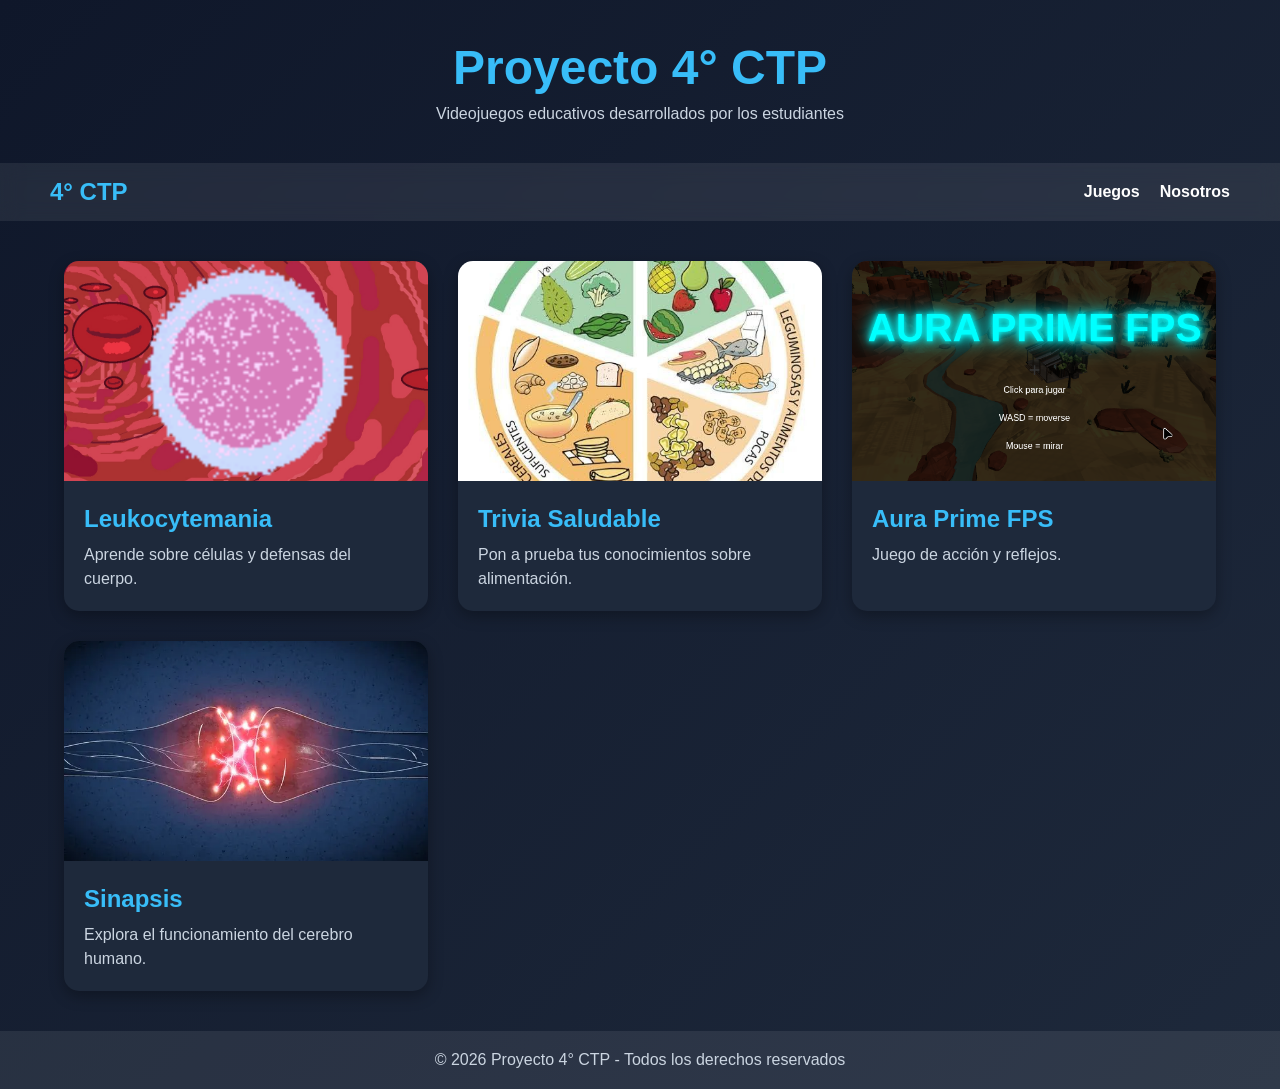
<file: index.html>
<!DOCTYPE html>
<html lang="es">
<head>
    <meta charset="UTF-8">
    <meta name="viewport" content="width=device-width, initial-scale=1.0">
    <link rel="stylesheet" href="style.css">
    <title>Proyecto 4° CTP</title>
</head>
<body>

    <header>
        <h1>Proyecto 4° CTP</h1>
        <p>Videojuegos educativos desarrollados por los estudiantes</p>
    </header>

    <nav>
        <div class="logo">4° CTP</div>

        <ul>
            <li><a href="#">Juegos</a></li>
            <li><a href="#">Nosotros</a></li>
        </ul>
    </nav>

    <main>

        <section class="card">
            <a href="https://alonso333-red.github.io/Leukocytemania/">
                <img src="img/leukocytemania.png" alt="Leukocytemania">
                <div class="info">
                    <h2>Leukocytemania</h2>
                    <p>Aprende sobre células y defensas del cuerpo.</p>
                </div>
            </a>
        </section>

        <section class="card">
            <a href="./QuizAlimentacionSaludable/index.html">
                <img src="img/QuizTrivia.jpg" alt="Quiz Trivia">
                <div class="info">
                    <h2>Trivia Saludable</h2>
                    <p>Pon a prueba tus conocimientos sobre alimentación.</p>
                </div>
            </a>
        </section>

        <section class="card">
            <a href="./AuraPrimeFPS/index.html">
                <img src="img/AuraPrimeFPS.png" alt="Aura Prime FPS">
                <div class="info">
                    <h2>Aura Prime FPS</h2>
                    <p>Juego de acción y reflejos.</p>
                </div>
            </a>
        </section>

        <section class="card">
            <a href="./nico_carlos/Index.html">
                <img src="img/sinapsis.webp" alt="Sinapsis">
                <div class="info">
                    <h2>Sinapsis</h2>
                    <p>Explora el funcionamiento del cerebro humano.</p>
                </div>
            </a>
        </section>

    </main>

    <footer>
        <p>© 2026 Proyecto 4° CTP - Todos los derechos reservados</p>
    </footer>

</body>
</html>
</file>
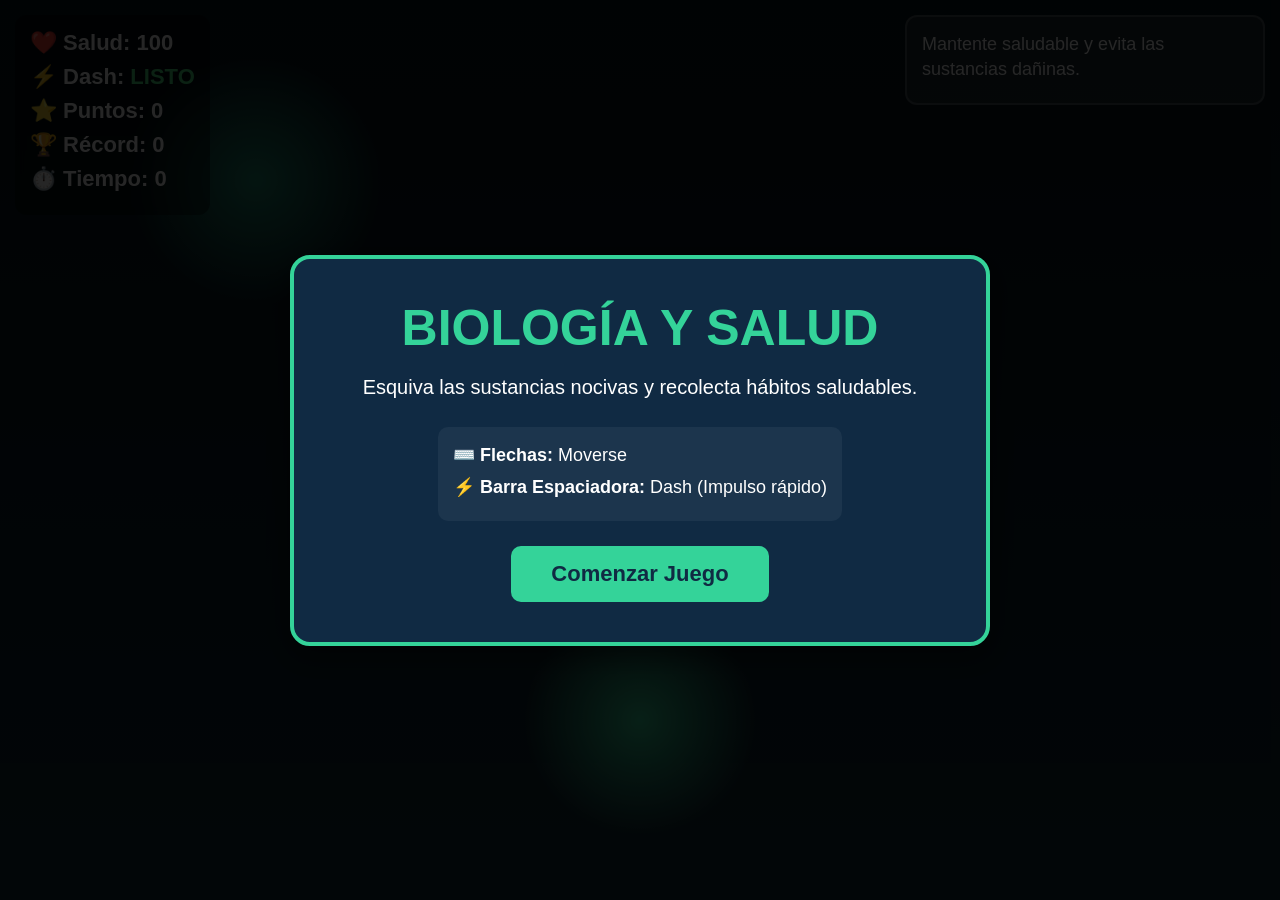
<file: AuraPrimeFPS/index.html>
<!DOCTYPE html>
<html lang="es">
<head>
    <meta charset="UTF-8">
    <meta name="viewport" content="width=device-width, initial-scale=1.0">
    <title>Biología y Salud - Edición Avanzada</title>
    <link rel="stylesheet" href="public/css/style.css">
</head>
<body>

    <div id="startScreen" class="overlay">
        <div class="modalContent">
            <h1>BIOLOGÍA Y SALUD</h1>
            <p>Esquiva las sustancias nocivas y recolecta hábitos saludables.</p>
            <div class="instructions">
                <p>⌨️ <strong>Flechas:</strong> Moverse</p>
                <p>⚡ <strong>Barra Espaciadora:</strong> Dash (Impulso rápido)</p>
            </div>
            <button onclick="startGame()">Comenzar Juego</button>
        </div>
    </div>

    <div id="hud">
        <div id="healthContainer">❤️ Salud: <span id="health">100</span></div>
        <div>⚡ Dash: <span id="dashStatus" style="color: #4ade80; font-weight: bold;">LISTO</span></div>
        <div>⭐ Puntos: <span id="score">0</span></div>
        <div>🏆 Récord: <span id="highScore">0</span></div>
        <div>⏱️ Tiempo: <span id="timer">0</span></div>
        <div id="shieldIndicator" style="display: none; color: #34d399;">🛡️ Escudo Activo!</div>
    </div>

    <div id="messageBox">
        Mantente saludable y evita las sustancias dañinas.
    </div>

    <canvas id="gameCanvas"></canvas>

    <div id="triviaScreen" class="overlay" style="display: none;">
        <div class="modalContent triviaContent">
            <h2>🧠 ¡DESAFÍO DE PREVENCIÓN!</h2>
            <p id="triviaQuestion">Pregunta...</p>
            <div id="triviaOptions">
                </div>
        </div>
    </div>

    <div id="gameOverScreen" class="overlay" style="display: none;">
        <div class="modalContent" style="border: 4px solid #ef4444;">
            <h1 style="color: #ef4444; font-size: 60px;">FIN DEL JUEGO</h1>
            <p id="finalScoreText"></p>
            <p id="lessonText">
                Las drogas y el alcohol pueden causar graves daños físicos, psicológicos y sociales.
            </p>
            <button onclick="location.reload()" style="background: #22c55e;">
                Jugar de nuevo
            </button>
        </div>
    </div>

    <div id="gameOverScreen" style="display: none;">
    <h2>¡Juego Terminado!</h2>
    <p id="finalScoreText"></p>
    <p id="lessonText"></p>
    
    <button id="restartBtn">Jugar de Nuevo</button>
    <button id="backToMenuBtn" style="background-color: #475569; margin-top: 10px;">Volver al Menú</button>
</div>

<div id="pauseScreen" style="display: none; position: absolute; top: 0; left: 0; width: 100%; height: 100%; background: rgba(8, 28, 36, 0.85); flex-direction: column; justify-content: center; align-items: center; z-index: 10;">
    <h2 style="color: #38bdf8; font-size: 3rem; margin-bottom: 20px; font-family: Arial, sans-serif;">JUEGO PAUSADO</h2>
    <p style="color: #94a3b8; margin-bottom: 30px; font-family: Arial, sans-serif;">Presiona ESC de nuevo para continuar</p>
    <button id="resumeBtn" style="padding: 12px 30px; font-size: 1.2rem; cursor: pointer; margin-bottom: 15px; background: #34d399; color: #081c24; border: none; font-weight: bold; border-radius: 5px;">Continuar</button>
    <button id="pauseBackToMenuBtn" style="padding: 12px 30px; font-size: 1.2rem; cursor: pointer; background: #475569; color: white; border: none; font-weight: bold; border-radius: 5px;">Volver al Menú</button>
</div>

    <script src="public/js/script.js"></script>
</body>
</html>
</file>
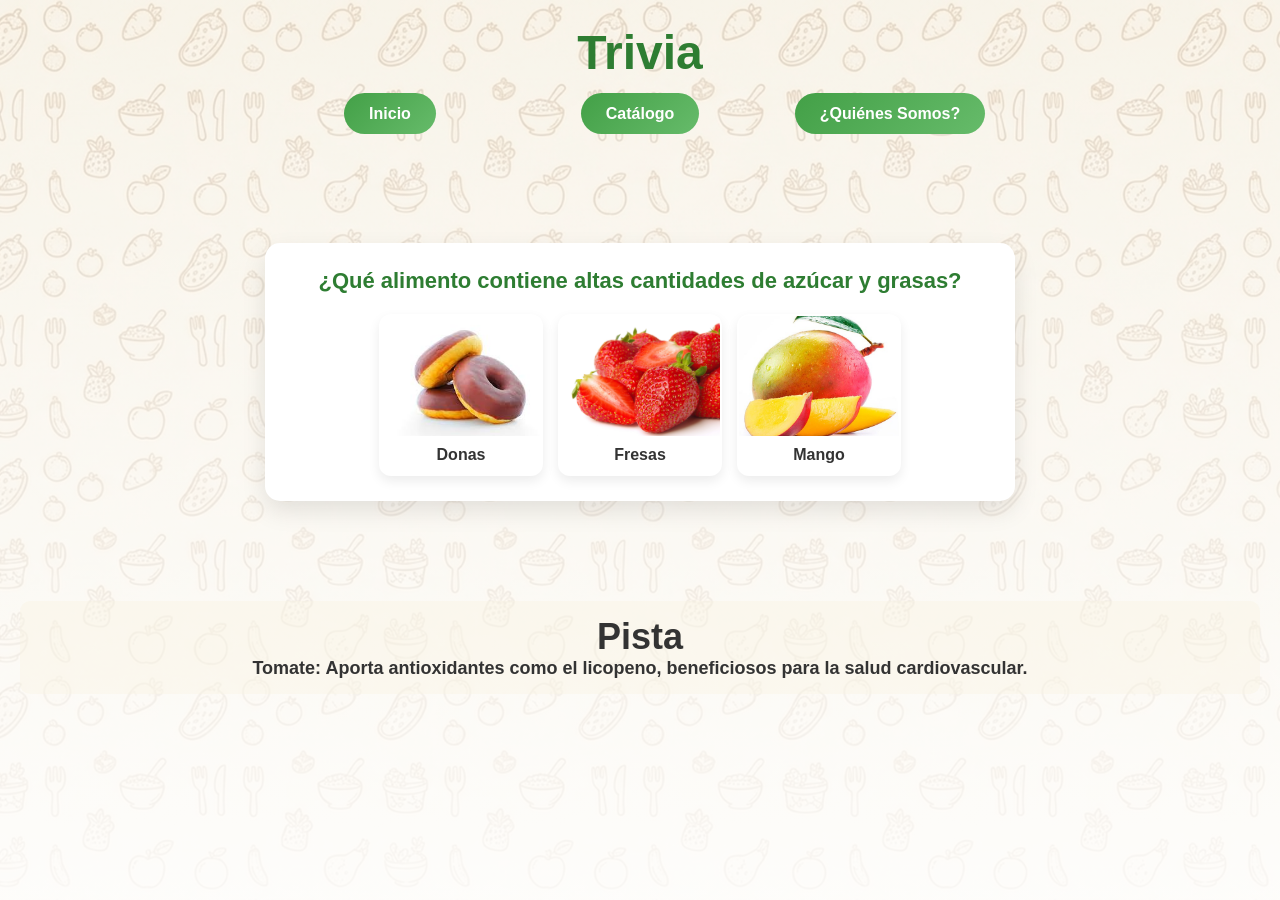
<file: QuizAlimentacionSaludable/index.html>
<!DOCTYPE html>
<html lang="en">
<head>
    <meta charset="UTF-8">
    <meta name="viewport" content="width=device-width, initial-scale=1.0">
    <link rel="stylesheet" href="./public/css/style.css">
    <title>Trivia Saludable</title>
</head>


<body>

<header>
    <h1>Trivia</h1>
</header>
    
<nav>
    <ul>
        <li><a href="../index.html">Inicio</a></li>
        <li><a href=".\public\views\items.html">Catálogo</a></li>
        <li><a href="./public/views/nosotros.html">¿Quiénes Somos?</a></li>           
    </ul>
</nav>

    <div class="trivia" id="trivia">
    </div>
        <div id="modal" class="modal oculto">
        <div class="modal-contenido">
        <h2 id="modalTitulo"></h2>
        <p id="modalTexto"></p>
        <button id="btnContinuar">Continuar</button>
        </div>
    </div>


<div id="pistas" class="pistas">
    <h1>Pista</h1>
    <p id="textoPista"></p>
</div>



<script src="./public/js/trivia.js"></script>

</body>
</html>
</file>
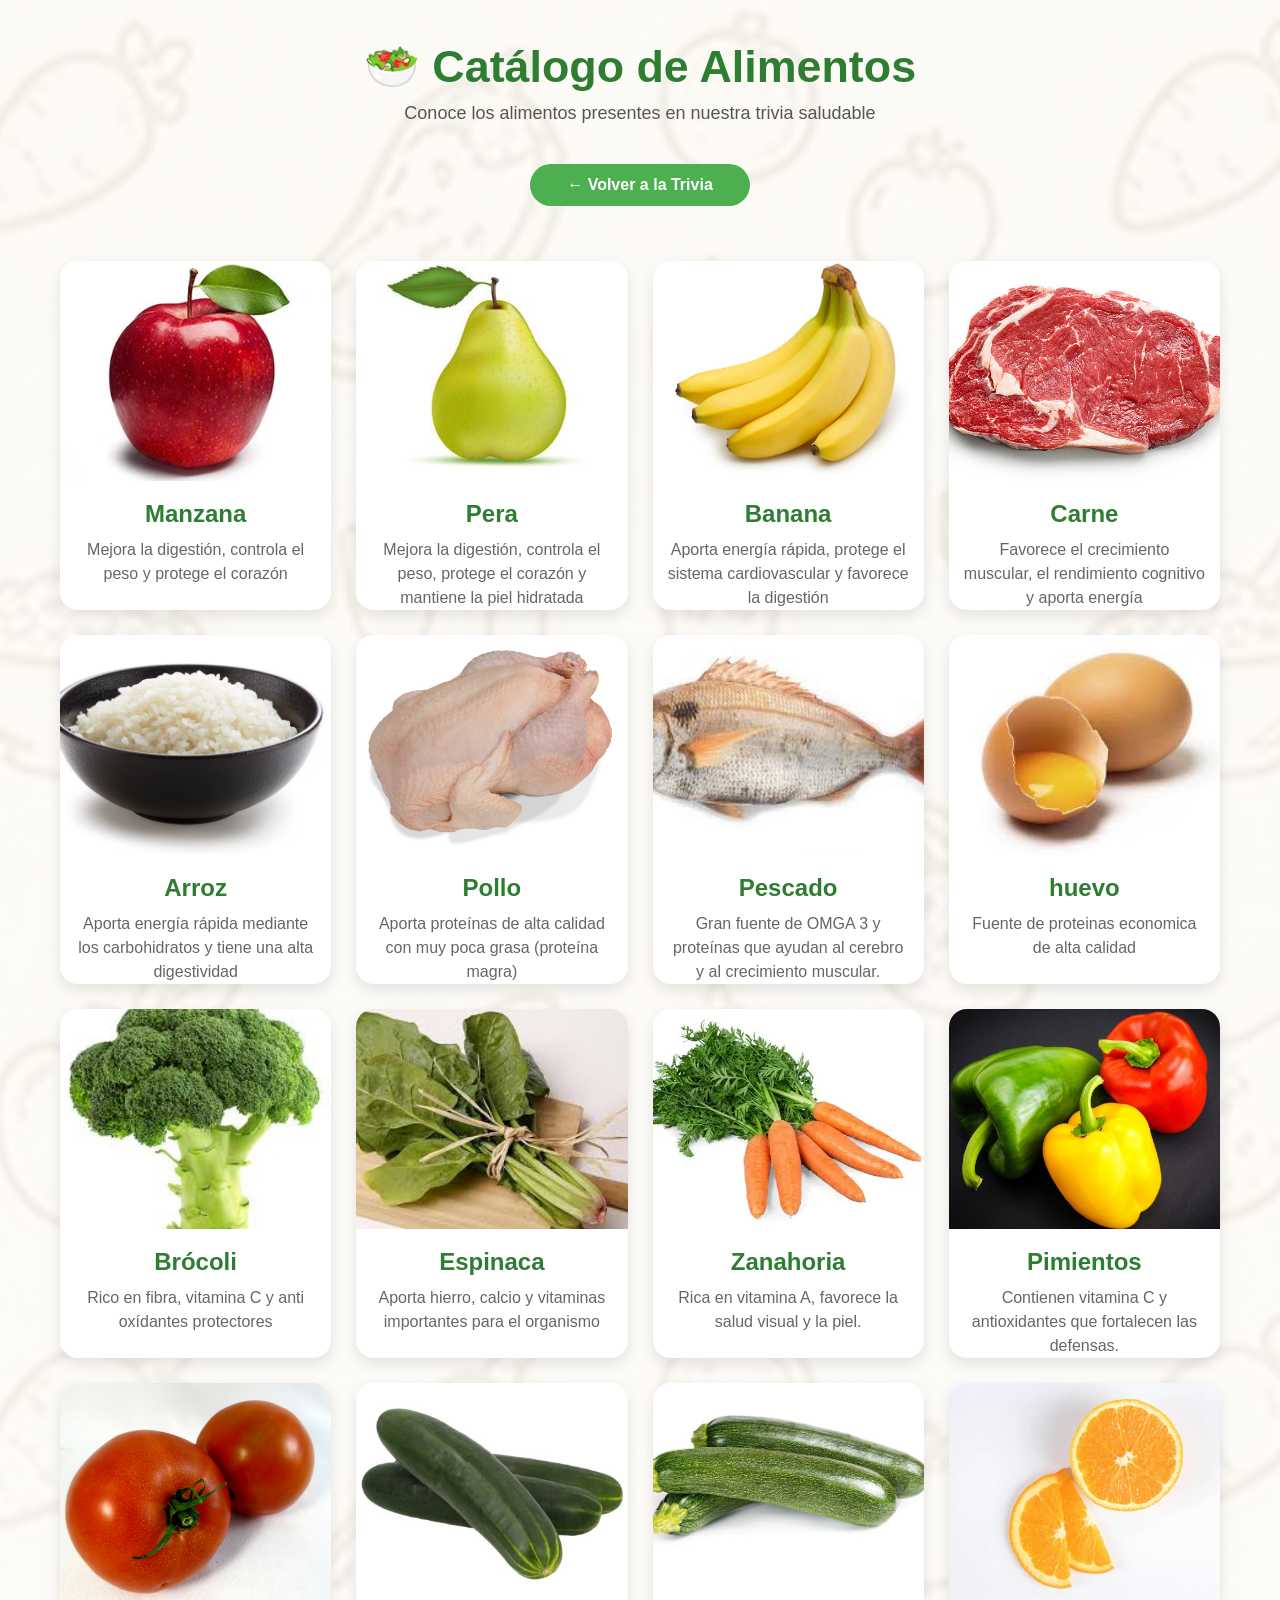
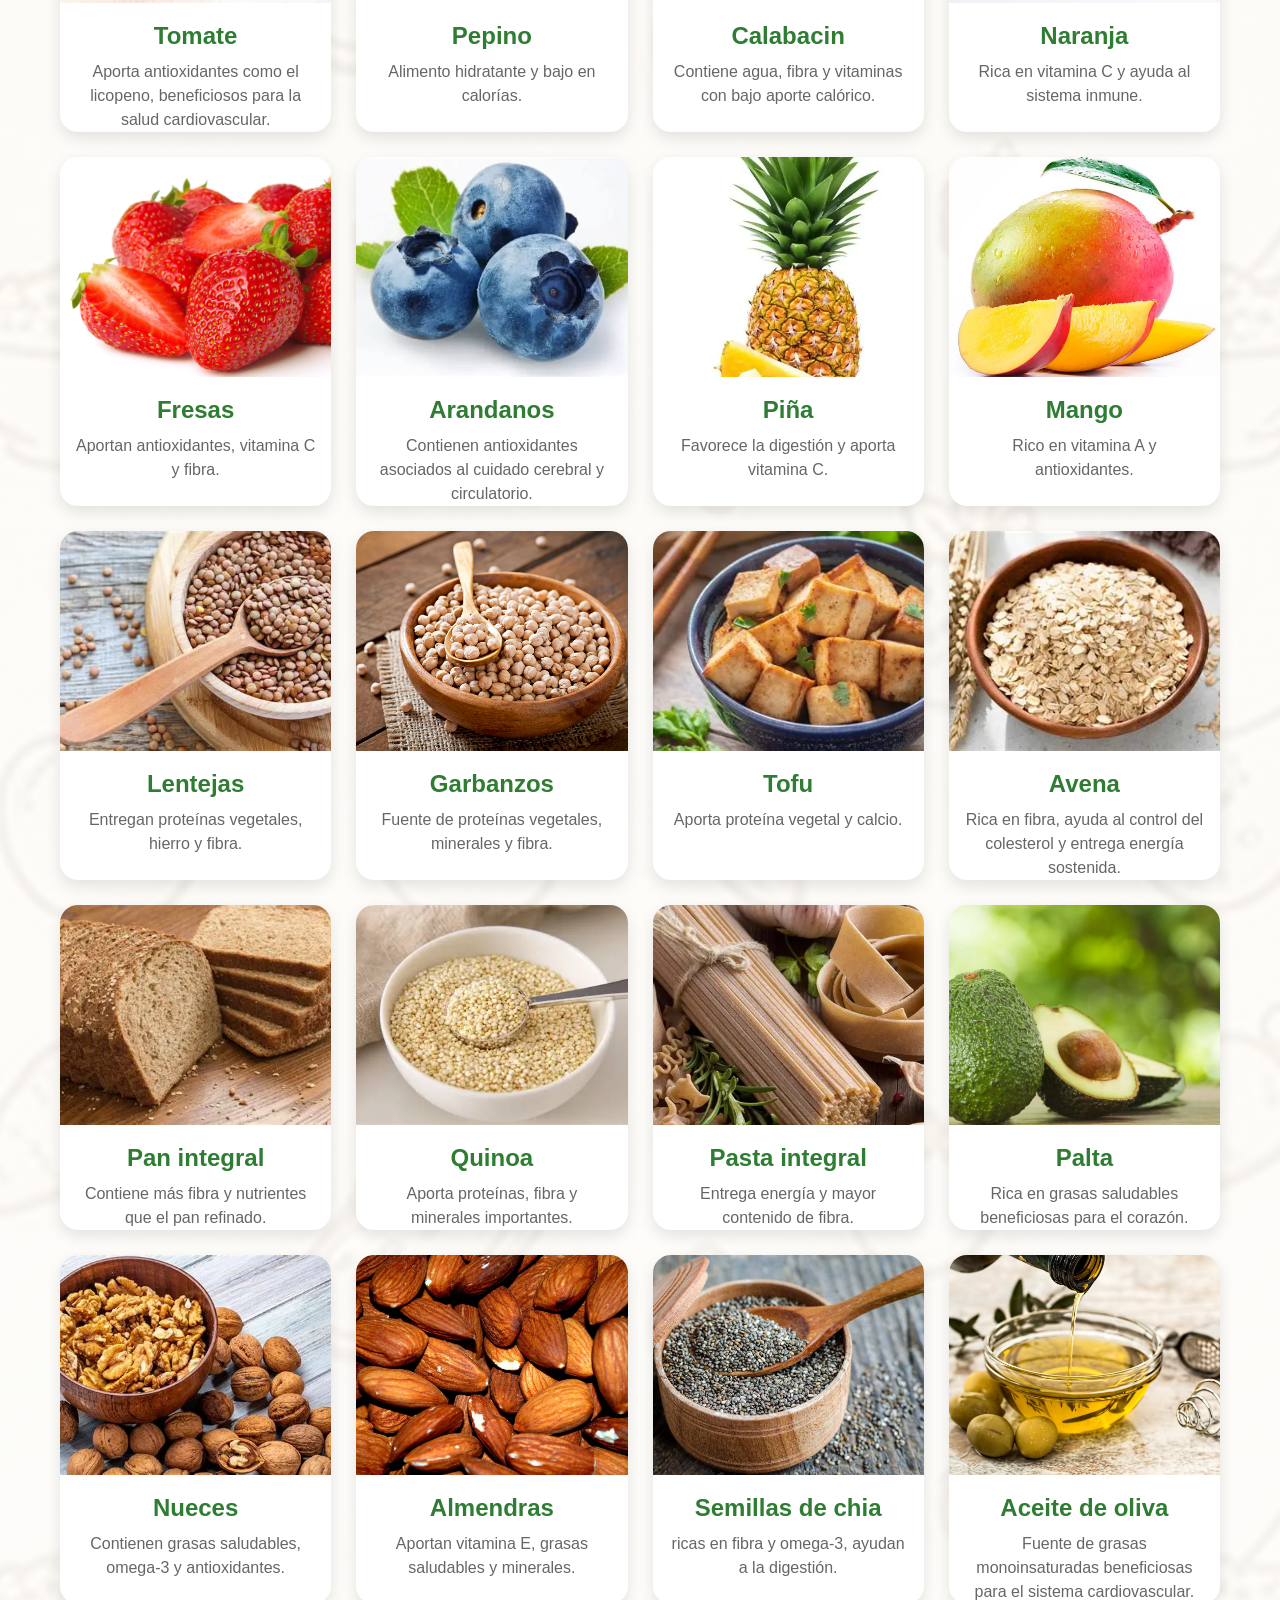
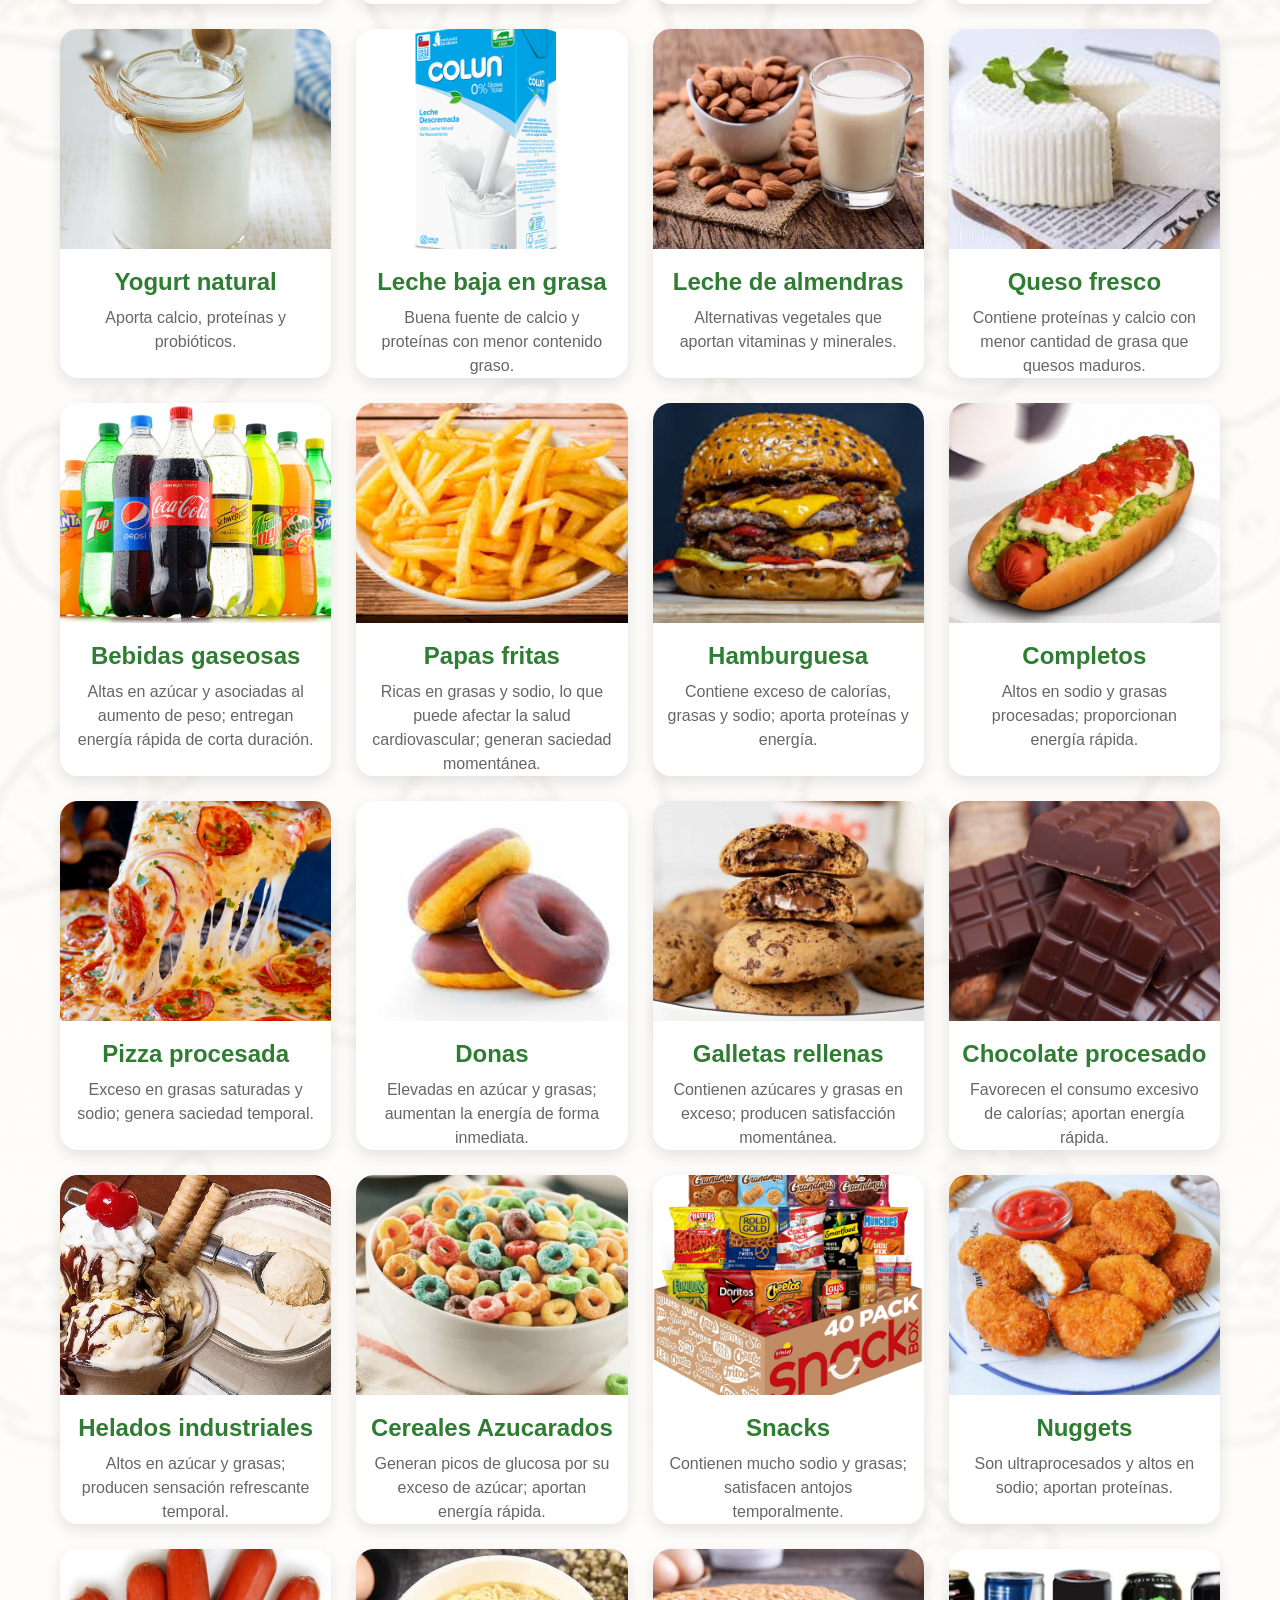
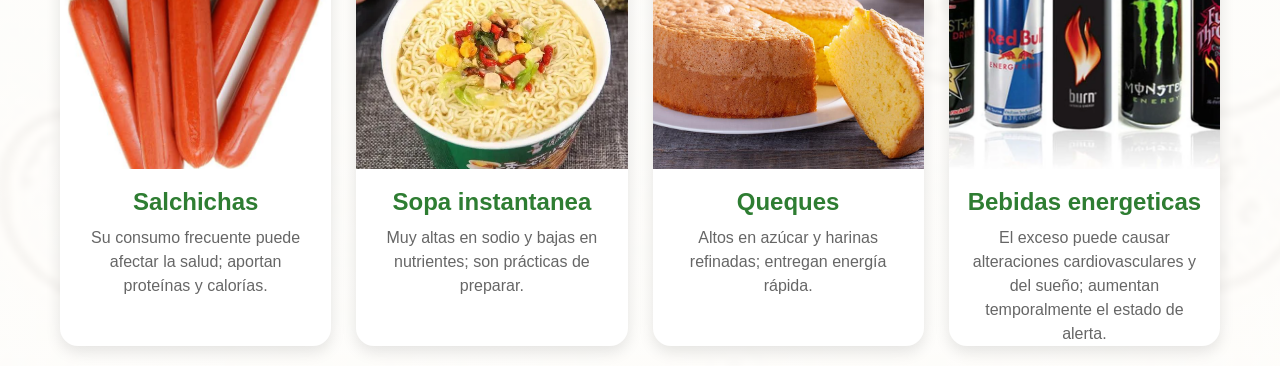
<file: QuizAlimentacionSaludable/public/views/items.html>
<!DOCTYPE html>
<html lang="es">
<head>
    <meta charset="UTF-8">
    <meta name="viewport" content="width=device-width, initial-scale=1.0">
    <link rel="stylesheet" href="../css/catalogostyle.css">
    <title>Catálogo de Alimentos</title>
</head>
<body>

    <header>
        <h1>🥗 Catálogo de Alimentos</h1>
        <p>Conoce los alimentos presentes en nuestra trivia saludable</p>
    </header>

    <a class="volver" href="../../index.html">
        ← Volver a la Trivia
    </a>

    <main>
        <div class="galeria" id="galeria"></div>
    </main>

    <script src="../js/catalogo.js"></script>

</body>
</html>
</file>
<file: style.css>
*{
    margin:0;
    padding:0;
    box-sizing:border-box;
}

body{
    font-family: 'Segoe UI', sans-serif;
    min-height:100vh;
    background: linear-gradient(135deg,#0f172a,#1e293b);
    color:white;
}

/* HEADER */

header{
    text-align:center;
    padding:40px 20px;
}

header h1{
    font-size:3rem;
    color:#38bdf8;
}

header p{
    margin-top:10px;
    color:#cbd5e1;
}

/* NAV */

nav{
    display:flex;
    justify-content:space-between;
    align-items:center;

    padding:15px 50px;

    background:rgba(255,255,255,0.08);
    backdrop-filter: blur(10px);
}

.logo{
    font-size:1.5rem;
    font-weight:bold;
    color:#38bdf8;
}

nav ul{
    display:flex;
    list-style:none;
    gap:20px;
}

nav ul a{
    text-decoration:none;
    color:white;
    font-weight:600;
    transition:.3s;
}

nav ul a:hover{
    color:#38bdf8;
}

/* CARDS */

main{
    width:90%;
    max-width:1300px;
    margin:40px auto;

    display:grid;
    grid-template-columns:repeat(auto-fit,minmax(280px,1fr));
    gap:30px;
}

.card{
    background:#1e293b;
    border-radius:15px;
    overflow:hidden;

    transition:.3s;
    box-shadow:0 5px 15px rgba(0,0,0,.3);
}

.card:hover{
    transform:translateY(-10px);
    box-shadow:0 15px 30px rgba(56,189,248,.3);
}

.card a{
    text-decoration:none;
    color:white;
}

.card img{
    width:100%;
    height:220px;
    object-fit:cover;
}

.info{
    padding:20px;
}

.info h2{
    color:#38bdf8;
    margin-bottom:10px;
}

.info p{
    color:#cbd5e1;
    line-height:1.5;
}

/* FOOTER */

footer{
    text-align:center;
    padding:20px;
    margin-top:40px;

    background:rgba(255,255,255,0.08);
    color:#cbd5e1;
}

/* RESPONSIVE */

@media(max-width:768px){

    nav{
        flex-direction:column;
        gap:15px;
        padding:20px;
    }

    header h1{
        font-size:2.2rem;
    }

}
</file>
<file: AuraPrimeFPS/public/css/style.css>
*{
    margin: 0;
    padding: 0;
    box-sizing: border-box;
    font-family: Arial, Helvetica, sans-serif;
}

body{
    overflow: hidden;
    background: #081c24;
}

#gameCanvas{
    display: block;
    background:
    radial-gradient(circle at 20% 20%, #1f8a70 0%, transparent 10%),
    radial-gradient(circle at 70% 40%, #2ec4b6 0%, transparent 8%),
    radial-gradient(circle at 50% 80%, #34d399 0%, transparent 12%),
    linear-gradient(#06141b,#0f2a35);
    transition: filter 0.3s ease;
}

/* Efecto visual de distorsión */
.distorted {
    filter: blur(4px) hue-rotate(90deg) saturate(1.8);
}

#hud{
    position: absolute;
    top: 15px;
    left: 15px;
    color: white;
    font-size: 22px;
    font-weight: bold;
    z-index: 10;

    background: rgba(0,0,0,.4);
    padding: 15px;
    border-radius: 12px;
    backdrop-filter: blur(5px);
}

#hud div{
    margin-bottom: 8px;
}

#messageBox{
    position: absolute;
    top: 15px;
    right: 15px;

    width: 360px;
    min-height: 90px;

    background: rgba(255,255,255,.1);
    color: white;

    padding: 15px;
    border-radius: 12px;

    border: 2px solid rgba(255,255,255,.2);

    font-size: 18px;
    line-height: 1.4;

    z-index: 10;
    transition: all 0.3s ease;
}

.overlay {
    position: fixed;
    inset: 0;
    background: rgba(0, 0, 0, 0.85);
    display: flex;
    justify-content: center;
    align-items: center;
    z-index: 100;
}

.modalContent {
    width: 80%;
    max-width: 700px;
    text-align: center;
    color: white;
    padding: 40px;
    border-radius: 20px;
    background: #102a43;
    border: 4px solid #34d399;
    box-shadow: 0 10px 30px rgba(0,0,0,0.5);
}

.modalContent h1 {
    font-size: 50px;
    margin-bottom: 15px;
    color: #34d399;
}

.modalContent p {
    font-size: 20px;
    margin-bottom: 25px;
    line-height: 1.5;
}

.instructions {
    background: rgba(255,255,255,0.05);
    padding: 15px;
    border-radius: 10px;
    margin-bottom: 25px;
    text-align: left;
    display: inline-block;
}

.instructions p {
    margin-bottom: 5px;
    font-size: 18px;
}

.modalContent button {
    padding: 15px 40px;
    font-size: 22px;
    border: none;
    border-radius: 10px;
    cursor: pointer;
    background: #34d399;
    color: #102a43;
    font-weight: bold;
    transition: .2s;
}

.modalContent button:hover {
    transform: scale(1.05);
}

.triviaContent {
    border-color: #3b82f6;
}
.triviaContent h2 {
    color: #3b82f6;
    margin-bottom: 20px;
}

#triviaOptions {
    display: flex;
    flex-direction: column;
    gap: 12px;
}

#triviaOptions button {
    width: 100%;
    padding: 12px;
    font-size: 18px;
    background: #1f2937;
    color: white;
    border: 2px solid #3b82f6;
    border-radius: 8px;
    text-align: left;
}

#triviaOptions button:hover {
    background: #3b82f6;
    color: white;
}

@keyframes pulse {
    0% { transform: scale(1); }
    50% { transform: scale(1.05); background: rgba(239, 68, 68, 0.6); }
    100% { transform: scale(1); }
}

.warning {
    animation: pulse 0.8s infinite;
    color: #ff8b8b !important;
}
</file>
<file: QuizAlimentacionSaludable/public/css/style.css>
*{
    margin: 0%;
    padding: 0%;
}

header{
    width: 90%;
    max-width: 900px;
    margin: 0 auto;
    text-align: center;
    padding: 25px 0;
}


header h1{
    font-family: Arial, sans-serif;
    font-size: 3rem;
    color: #2e7d32;
}


body{
    font-family: Arial, sans-serif;
    margin: 0;
    min-height: 100vh;

    background:
        linear-gradient(rgba(255, 255, 255, 0.5), rgba(255, 255, 255, 0.9)),
        url("../img/views/FondoTrivia.png");

    background-size: cover;
    background-position: center;
    background-repeat: no-repeat;
}

nav {
    width: 90%;
    max-width: 900px;
    margin: auto;
    margin-bottom: 40px;
}

nav ul {
    list-style: none;
    display: flex;
    justify-content: center;
    gap: 30px;
    padding: 0;
}

nav ul li {
    flex: 1;
    max-width: 220px;
    text-align: center;
}

nav ul li a {
    text-decoration: none;
    color: white;
    width: 200px;
    height: 45px;
    background: linear-gradient(135deg, #43a047, #66bb6a);
    padding: 12px 25px;
    border-radius: 50px;
    font-weight: bold;
    transition: 0.3s;
}

nav ul li a:hover {
    transform: translateY(-3px);
    background: linear-gradient(135deg, #2e7d32, #4caf50);
}


#trivia{
    max-width: 700px;
    margin: auto;
    margin-top: 120px;
    text-align: center;
    background: white;
    padding: 25px;
    border-radius: 15px;
    box-shadow: 0 10px 25px rgba(0,0,0,0.1);
}


#trivia h3{
    font-size: 22px;
    margin-bottom: 20px;
    color: #2e7d32;
}


.opciones{
    display: flex;
    gap: 15px;
    justify-content: center;
    flex-wrap: wrap;
}


.opcion{
    width: 160px;
    background: #fff;
    border-radius: 12px;
    overflow: hidden;
    cursor: pointer;
    border: 2px solid transparent;
    transition: all 0.3s ease;
    box-shadow: 0 5px 12px rgba(0,0,0,0.08);
}

.opcion:hover{
    transform: translateY(-5px);
    border-color: #4caf50;
    box-shadow: 0 8px 18px rgba(0,0,0,0.15);
}


.opcion img{
    width: 100%;
    height: 120px;
    object-fit: cover;
    display: block;
}


.opcion p{
    margin: 10px 0;
    font-weight: bold;
    color: #333;
}


.correcto{
    border-color: #2e7d32 !important;
    background: #e8f5e9;
}


.incorrecto{
    border-color: #c62828 !important;
    background: #ffebee;
}

.modal {
    position: fixed;
    inset: 0;
    background: rgba(0,0,0,0.6);

    display: flex;
    justify-content: center;
    align-items: center;

    z-index: 1000;
}

.oculto {
    display: none;
}

.modal-contenido {
    background: white;
    padding: 30px;
    width: 90%;
    max-width: 400px;

    border-radius: 20px;
    text-align: center;

    animation: aparecer 0.3s ease;
    box-shadow: 0 10px 30px rgba(0,0,0,0.3);
}

.modal-contenido h2 {
    margin-bottom: 15px;
    font-size: 28px;
}

.modal-contenido p {
    margin-bottom: 20px;
    line-height: 1.5;
}

.modal-contenido button {
    background: #4CAF50;
    color: white;

    border: none;
    padding: 12px 25px;
    border-radius: 10px;

    cursor: pointer;
    font-size: 16px;
}

.modal-contenido button:hover {
    background: #45a049;
}

.correcto h2 {
    color: #2e7d32;
}

.incorrecto h2 {
    color: #c62828;
}

.pistas {

    margin-top: 100px;
    padding: 15px;
    margin-left: 20px;
    margin-right: 20px;

    background-color: rgba(247, 243, 224, 0.4);

    border-radius: 10px;

    text-align: center;

    font-size: 18px;

    font-weight: bold;

    color: #333;

    transition: all 0.5s ease;
}



@keyframes aparecer {
    from {
        transform: scale(0.8);
        opacity: 0;
    }
    to {
        transform: scale(1);
        opacity: 1;
    }
}


@media (max-width: 600px){
    .opciones{
        flex-direction: column;
        align-items: center;
    }

    .opcion{
        width: 80%;
    }
}
</file>
<file: QuizAlimentacionSaludable/public/css/catalogostyle.css>
*{
    margin:0;
    padding:0;
    box-sizing:border-box;
}

body{
    font-family: Arial, sans-serif;
    min-height:100vh;

    background:
        linear-gradient(rgba(255,255,255,.8),
        rgba(255,255,255,.9)),
        url("../img/views/FondoTrivia.png");

    background-size:cover;
    background-position:center;
}


header{
    text-align:center;
    padding:40px 20px;
}

header h1{
    color:#2e7d32;
    font-size:2.8rem;
    margin-bottom:10px;
}

header p{
    color:#555;
    font-size:18px;
}


.volver{
    display:block;
    width:220px;

    margin:0 auto 35px;

    text-align:center;
    text-decoration:none;

    padding:12px;

    background:#4caf50;
    color:white;

    border-radius:30px;
    font-weight:bold;

    transition:.3s;
}

.volver:hover{
    background:#2e7d32;
    transform:translateY(-3px);
}

.galeria{
    max-width:1200px;
    margin:auto;
    padding:20px;

    display:grid;
    grid-template-columns:repeat(auto-fit,minmax(250px,1fr));
    gap:25px;
}


.item{
    background:white;

    border-radius:18px;
    overflow:hidden;

    text-align:center;

    box-shadow:0 6px 15px rgba(0,0,0,.1);

    transition:.3s;
}

.item:hover{
    transform:translateY(-8px);
    box-shadow:0 12px 25px rgba(0,0,0,.15);
}

.item img{
    width:100%;
    height:220px;
    object-fit:cover;
}

.item h2{
    color:#2e7d32;
    margin:15px 0 10px;
    padding:0 10px;
}

.item p{
    padding:0 15px;
    color:#666;
    line-height:1.5;
}


.codigo{
    display:inline-block;

    margin:15px 0 20px;

    background:#e8f5e9;
    color:#2e7d32;

    padding:8px 16px;

    border-radius:20px;
    font-weight:bold;
}


@media(max-width:768px){

    header h1{
        font-size:2rem;
    }

    .galeria{
        padding:15px;
    }

}
</file>
